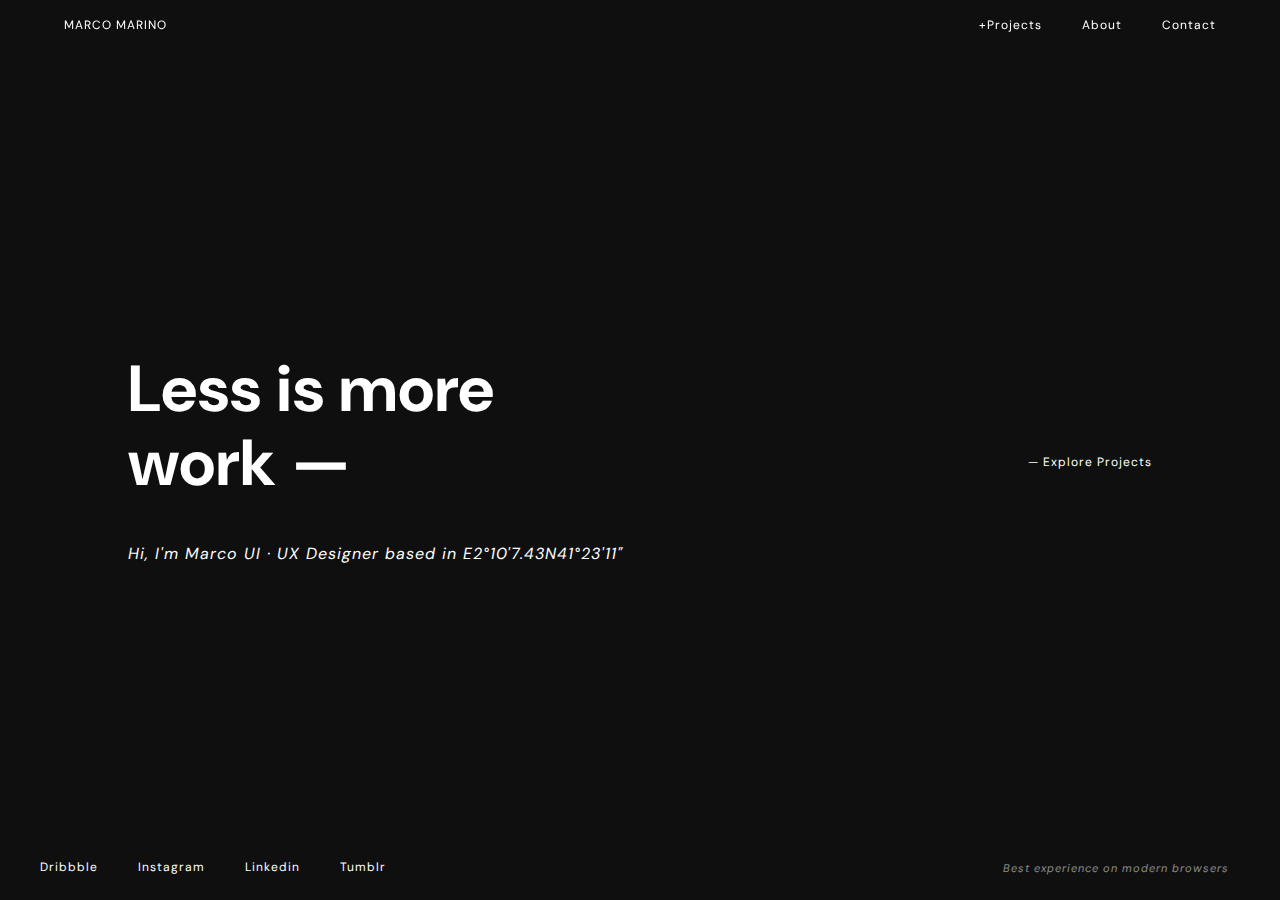
<file: index.html>
<!DOCTYPE html>
<html lang="en">
<head>
    <meta charset="UTF-8">
    <meta http-equiv="X-UA-Compatible" content="IE=edge">
    <meta name="viewport" content="width=device-width, initial-scale=1.0">
    <link rel="stylesheet" href="css/styles.min.css">
    <title></title>
</head>
<body>
    <div class="slideout"></div>
    <header class="header">
        <nav class="head-nav">
            <a href="index.html">Marco Marino</a>
            <a href="projects.html">+Projects</a>
            <a href="about.html">About</a>
            <a href="#" class="link-contact">Contact</a>
        </nav>
    </header>
    <main class="main">
        <section class="main-txt">
            <div class="mid-txt">
                <h1>
                    Less is more work —
                </h1>
                <p>Hi, I'm Marco UI · UX Designer based in E2°10'7.43N41°23'11"
                </p>
            </div>
            <div class="explore">
                <a href="#">
                    — Explore Projects
                </a>
            </div>
        </section>
        <section class="contact">
            <div class="form-title">
                <h2>
                    Hello! Let's work together.
                </h2>
                <div class="cross">
                    <span class="x-line"></span>
                    <span class="x-line"></span>
                </div>
            </div>
            <form action="" class="form">
                <div class="names">
                    <input type="text" name="first-name" id="" placeholder="First name">
                    <input type="text" name="last-name" id="" placeholder="Last Name">
                </div>
                <input type="email" name="email" id="" placeholder="Email address">
                <textarea name="proj-desc" id="" cols="20" rows="5" placeholder="Project description"></textarea>
                <div class="lower-form">
                    <input type="button" value="send request">
                    <a href="">Download resume</a>
                </div>
            </form>
        </section>
    </main>
    <footer class="footer">
        <nav class="foot-nav">
            <a href="#">Dribbble</a>
            <a href="#">Instagram</a>
            <a href="#">Linkedin</a>
            <a href="#">Tumblr</a>
        </nav>
        <small>Best experience on modern browsers</small>
    </footer>
    <script src="js/main.js"></script>
</body>
</html>
</file>
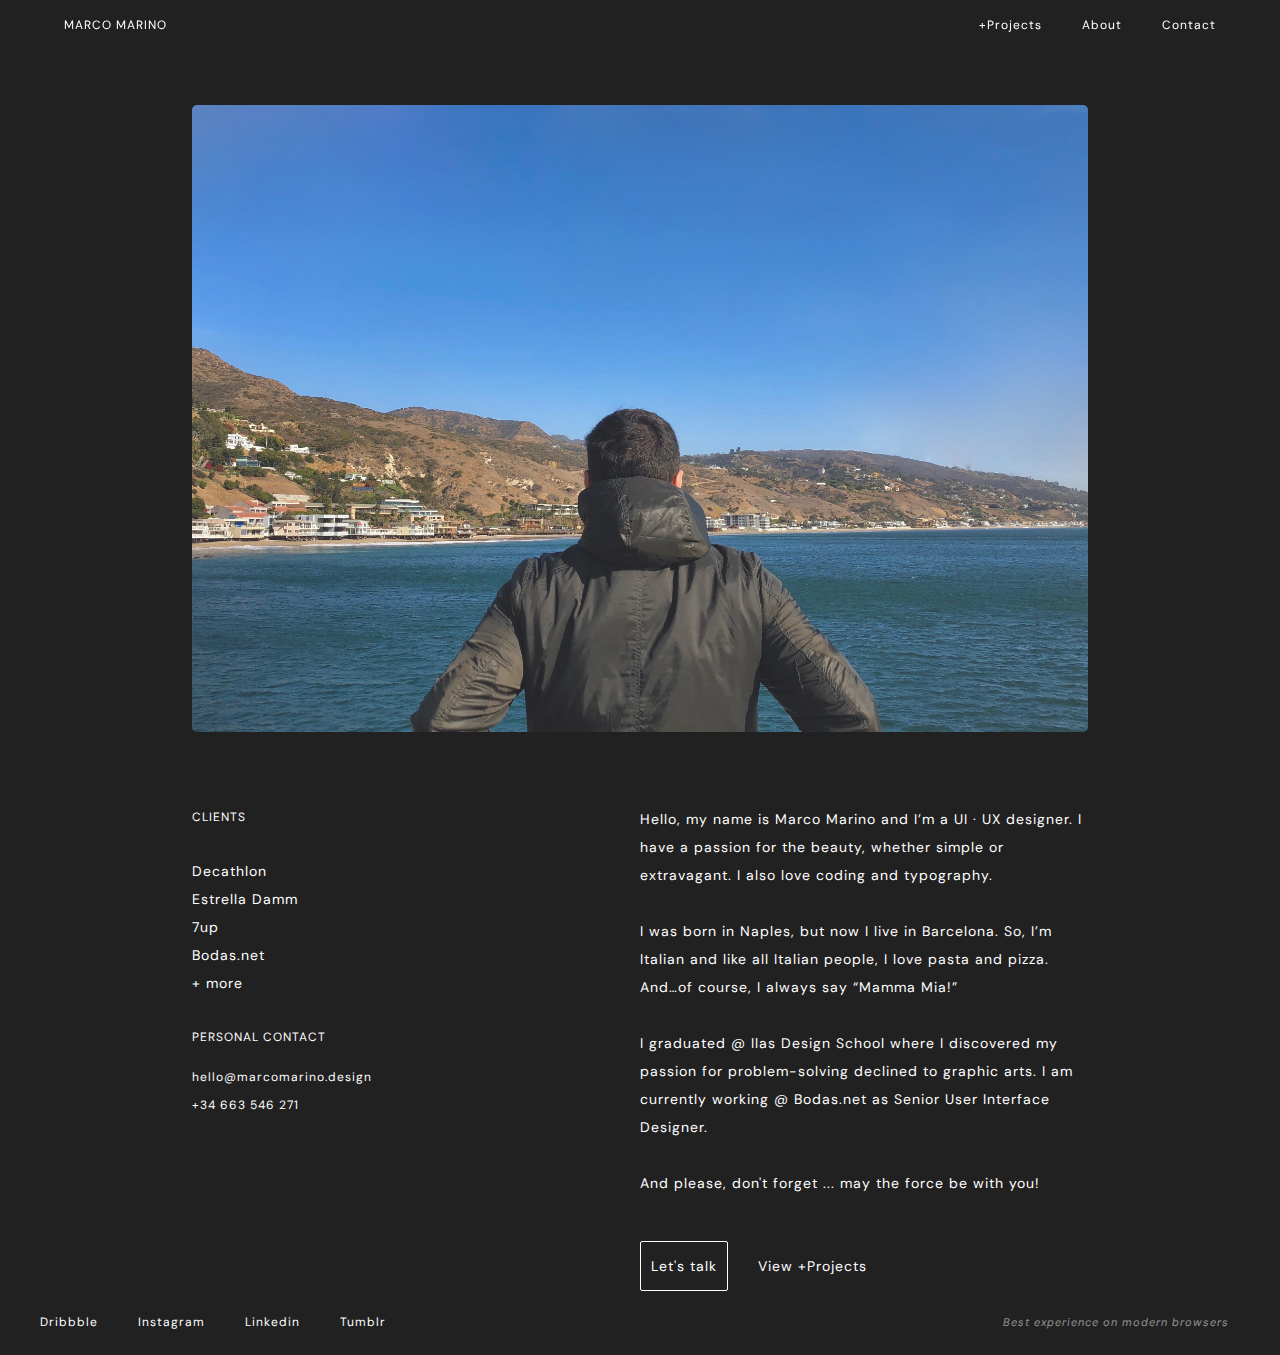
<file: about.html>
<!DOCTYPE html>
<html lang="en">
<head>
    <meta charset="UTF-8">
    <meta http-equiv="X-UA-Compatible" content="IE=edge">
    <meta name="viewport" content="width=device-width, initial-scale=1.0">
    <link rel="stylesheet" href="css/styles.min.css">
    <title></title>
</head>
<body class="about">
    <header class="header">
        <nav class="head-nav">
            <a href="index.html">Marco Marino</a>
            <a href="projects.html">+Projects</a>
            <a href="about.html">About</a>
            <a href="#" class="link-contact">Contact</a>
        </nav>
    </header>
    <main class="main">
        <div class="wrapper">
            <img src="img/about.jpg" alt="">
            <section class="main-txt">
                <div class="left-txt">
                    <h3>
                        clients
                    </h3>
                    <ul>
                        <li>Decathlon</li>
                        <li>Estrella Damm</li>
                        <li>7up</li>
                        <li>Bodas.net</li>
                        <li>+ more</li>
                    </ul>
                    <h3>
                        personal contact
                    </h3>
                    <a href="mailto:hello@marcomarino.design
                    ">
                    hello@marcomarino.design
                </a>
                    <a href="tel:+34 663 546 271">
                        +34 663 546 271
                    </a>
                </div>
                
                <div class="right-txt">
                    <p>
                        Hello, my name is Marco Marino and I’m a UI · UX designer. I have a passion for the beauty, whether simple or extravagant. I also love coding and typography.
                    </p>
                    <p>
                        I was born in Naples, but now I live in Barcelona. So, I’m Italian and like all Italian people, I love pasta and pizza. And…of course, I always say “Mamma Mia!”
                    </p>
                    <p>
                        I graduated @ Ilas Design School where I discovered my passion for problem-solving declined to graphic arts. I am currently working @ Bodas.net as Senior User Interface Designer.
                    </p>
                    <p>
                        And please, don't forget ... may the force be with you!
                        
                    </p>
                    <div>
                        <a href="#">Let's talk</a>
                        <a href="projects.html">View +Projects</a>
                    </div>
                </div>
                
            </section>
            <section class="contact">
                <div class="form-title">
                    <h2>
                        Hello! Let's work together.
                    </h2>
                    <div class="cross">
                        <span class="x-line"></span>
                        <span class="x-line"></span>
                    </div>
                </div>
                <form action="" class="form">
                    <div class="names">
                        <input type="text" name="first-name" id="" placeholder="First name">
                        <input type="text" name="last-name" id="" placeholder="Last Name">
                    </div>
                    <input type="email" name="email" id="" placeholder="Email address">
                    <textarea name="proj-desc" id="" cols="20" rows="5" placeholder="Project description"></textarea>
                    <div class="lower-form">
                        <input type="button" value="send request">
                        <a href="">Download resume</a>
                    </div>
                </form>
            </section>
        </div>
    </main>
    <footer class="footer">
        <nav class="foot-nav">
            <a href="#">Dribbble</a>
            <a href="#">Instagram</a>
            <a href="#">Linkedin</a>
            <a href="#">Tumblr</a>
        </nav>
        <small>Best experience on modern browsers</small>
    </footer>
    <script src="js/main.js"></script>
</body>
</html>
</file>
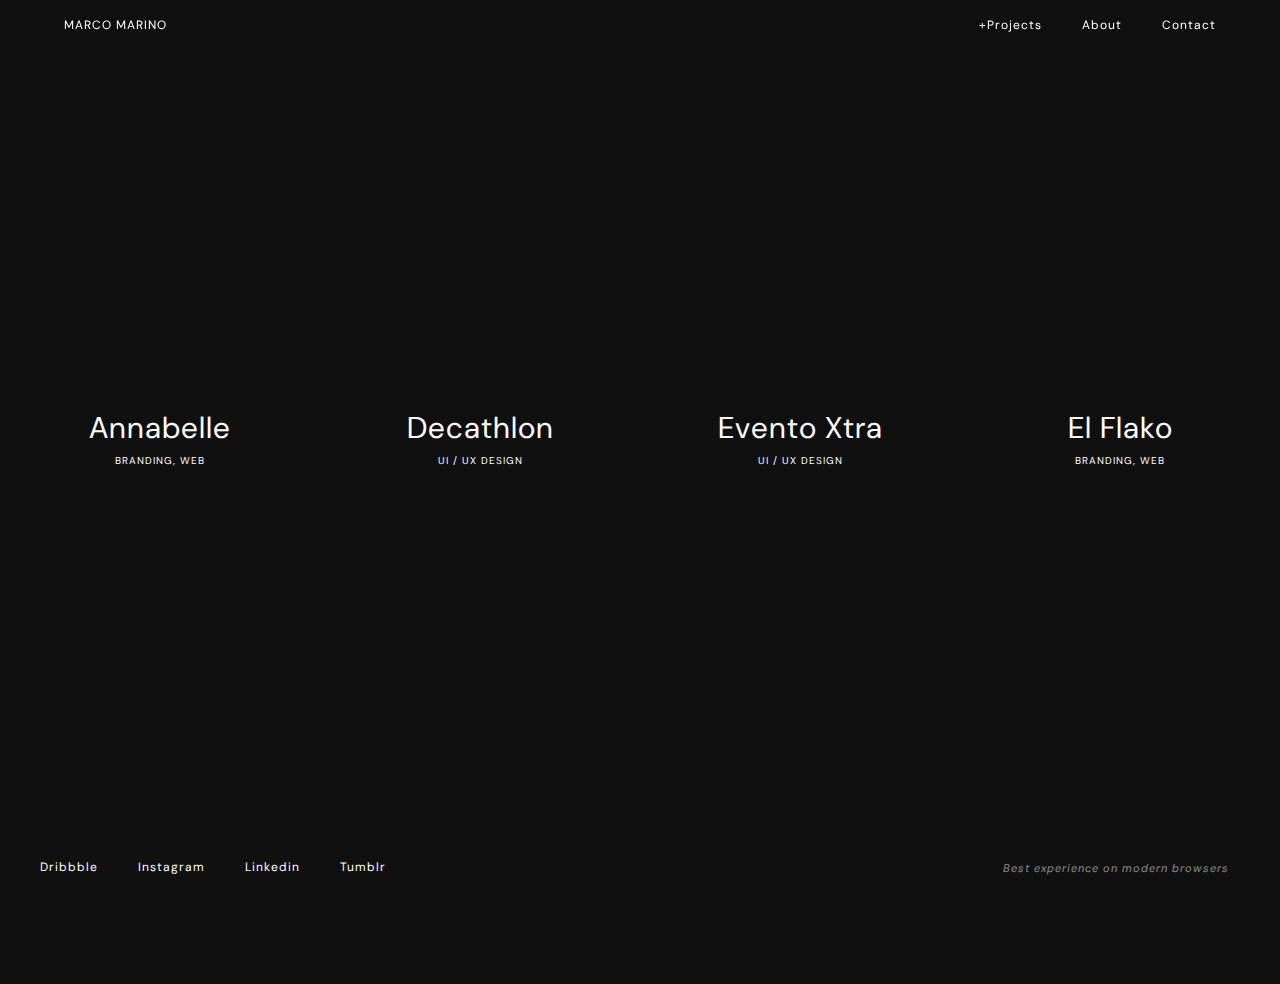
<file: projects.html>
<!DOCTYPE html>
<html lang="en">
<head>
    <meta charset="UTF-8">
    <meta http-equiv="X-UA-Compatible" content="IE=edge">
    <meta name="viewport" content="width=device-width, initial-scale=1.0">
    <link rel="stylesheet" href="css/styles.min.css">
    <title></title>
</head>
<body class="proj">
    <header class="header">
        <nav class="head-nav">
            <a href="index.html">Marco Marino</a>
            <a href="projects.html">+Projects</a>
            <a href="about.html">About</a>
            <a href="#" class="link-contact">Contact</a>
        </nav>
    </header>
    <main class="main">
        <section class="main-txt">
            <div class="projects">
                <a href="#" class="annabelle">
                    <h2>Annabelle</h3>
                    <p>Branding, web</p>
                </a>
            </div>
            <div class="projects">
                <a href="#" class="decathlon">
                    
                    <h2>Decathlon</h3>
                    <p>ui / ux Design</p>
                </a>
            </div>
            <div class="projects">
                <a href="#" class="evento">
                    <h2>Evento Xtra</h3>
                    <p>ui / ux Design</p>
                </a>
            </div>
            <div class="projects">
                <a href="#" class="flako">
                    <h2>El Flako</h3>
                    <p>Branding, web</p>
                </a>
            </div>
        </section>
        <section class="contact">
            <div class="form-title">
                <h2>
                    Hello! Let's work together.
                </h2>
                <div class="cross">
                    <span class="x-line"></span>
                    <span class="x-line"></span>
                </div>
            </div>
            <form action="" class="form">
                <div class="names">
                    <input type="text" name="first-name" id="" placeholder="First name">
                    <input type="text" name="last-name" id="" placeholder="Last Name">
                </div>
                <input type="email" name="email" id="" placeholder="Email address">
                <textarea name="proj-desc" id="" cols="20" rows="5" placeholder="Project description"></textarea>
                <div class="lower-form">
                    <input type="button" value="send request">
                    <a href="">Download resume</a>
                </div>
            </form>
        </section>
    </main>
    <footer class="footer">
        <nav class="foot-nav">
            <a href="#">Dribbble</a>
            <a href="#">Instagram</a>
            <a href="#">Linkedin</a>
            <a href="#">Tumblr</a>
        </nav>
        <small>Best experience on modern browsers</small>
    </footer>
    <script src="js/main.js"></script>
</body>
</html>
</file>
<file: css/styles.min.css>
/*! normalize.css v8.0.1 | MIT License | github.com/necolas/normalize.css */@import url("https://fonts.googleapis.com/css2?family=DM+Sans:ital,wght@0,400;0,500;0,700;1,400&display=swap");*,*::before,*::after{-webkit-box-sizing:border-box;box-sizing:border-box}html{line-height:1.15;-webkit-text-size-adjust:100%}body{margin:0}main{display:block}h1{font-size:2em;margin:0.67em 0}hr{-webkit-box-sizing:content-box;box-sizing:content-box;height:0;overflow:visible}pre{font-family:monospace, monospace;font-size:1em}a{background-color:transparent}abbr[title]{border-bottom:none;text-decoration:underline;-webkit-text-decoration:underline dotted;text-decoration:underline dotted}b,strong{font-weight:bolder}code,kbd,samp{font-family:monospace, monospace;font-size:1em}small{font-size:80%}sub,sup{font-size:75%;line-height:0;position:relative;vertical-align:baseline}sub{bottom:-0.25em}sup{top:-0.5em}img{border-style:none}button,input,optgroup,select,textarea{font-family:inherit;font-size:100%;line-height:1.15;margin:0}button,input{overflow:visible}button,select{text-transform:none}button,[type="button"],[type="reset"],[type="submit"]{-webkit-appearance:button}button::-moz-focus-inner,[type="button"]::-moz-focus-inner,[type="reset"]::-moz-focus-inner,[type="submit"]::-moz-focus-inner{border-style:none;padding:0}button:-moz-focusring,[type="button"]:-moz-focusring,[type="reset"]:-moz-focusring,[type="submit"]:-moz-focusring{outline:1px dotted ButtonText}fieldset{padding:0.35em 0.75em 0.625em}legend{-webkit-box-sizing:border-box;box-sizing:border-box;color:inherit;display:table;max-width:100%;padding:0;white-space:normal}progress{vertical-align:baseline}textarea{overflow:auto}[type="checkbox"],[type="radio"]{-webkit-box-sizing:border-box;box-sizing:border-box;padding:0}[type="number"]::-webkit-inner-spin-button,[type="number"]::-webkit-outer-spin-button{height:auto}[type="search"]{-webkit-appearance:textfield;outline-offset:-2px}[type="search"]::-webkit-search-decoration{-webkit-appearance:none}::-webkit-file-upload-button{-webkit-appearance:button;font:inherit}details{display:block}summary{display:list-item}template{display:none}[hidden]{display:none}html{font-family:'DM Sans', sans-serif;font-weight:400;letter-spacing:1px}html{background:#0F0F0F;color:#fff}a{font-size:12px;color:#fff;text-decoration:none}body{display:-webkit-box;display:-ms-flexbox;display:flex;-webkit-box-align:center;-ms-flex-align:center;align-items:center;-webkit-box-pack:center;-ms-flex-pack:center;justify-content:center;-webkit-box-orient:vertical;-webkit-box-direction:normal;-ms-flex-direction:column;flex-direction:column;-webkit-box-pack:justify;-ms-flex-pack:justify;justify-content:space-between;height:100vh;width:100vw}body .slideout{-webkit-animation:1s ease-in-out slide;animation:1s ease-in-out slide;background:#212121;height:100vh;width:100%;left:0;position:fixed;z-index:65465;-webkit-transform:translateX(100%);transform:translateX(100%)}@-webkit-keyframes slide{0%{-webkit-transform:translateX(0%);transform:translateX(0%)}100%{-webkit-transform:translateX(100%);transform:translateX(100%)}}@keyframes slide{0%{-webkit-transform:translateX(0%);transform:translateX(0%)}100%{-webkit-transform:translateX(100%);transform:translateX(100%)}}.main{width:100%;display:-webkit-box;display:-ms-flexbox;display:flex;-webkit-box-align:center;-ms-flex-align:center;align-items:center;-webkit-box-pack:center;-ms-flex-pack:center;justify-content:center}.main .contact{position:fixed;right:-100vw;top:0;z-index:20000;height:100vh;display:-webkit-box;display:-ms-flexbox;display:flex;-webkit-box-orient:vertical;-webkit-box-direction:normal;-ms-flex-direction:column;flex-direction:column;background-color:#141414;padding:0 35px;opacity:0;-webkit-transition:all 0.5s ease-in-out;transition:all 0.5s ease-in-out}@media screen and (max-width: 990px){.main .contact{width:100vw;max-width:100vw}}.main .contact .form-title{margin:50px 0 70px;display:-webkit-box;display:-ms-flexbox;display:flex;-webkit-box-align:center;-ms-flex-align:center;align-items:center}.main .contact .form-title h2{font-weight:400;font-size:32px;margin-right:auto}.main .contact .form-title div{width:20px;height:20px;display:-webkit-box;display:-ms-flexbox;display:flex;-webkit-box-pack:center;-ms-flex-pack:center;justify-content:center;-webkit-box-align:center;-ms-flex-align:center;align-items:center;-webkit-box-orient:vertical;-webkit-box-direction:normal;-ms-flex-direction:column;flex-direction:column;position:relative;cursor:pointer}.main .contact .form-title div .x-line{width:70%;height:1px;background:white;border-radius:8px;-webkit-transition:0.5s all cubic-bezier(0.68, -0.55, 0.265, 1.55);transition:0.5s all cubic-bezier(0.68, -0.55, 0.265, 1.55);position:absolute}.main .contact .form-title div .x-line:nth-child(1){-webkit-transform:rotate(45deg);transform:rotate(45deg);top:50%}.main .contact .form-title div .x-line:nth-child(2){-webkit-transform:rotate(-45deg);transform:rotate(-45deg);top:50%}.main .contact form{display:-webkit-box;display:-ms-flexbox;display:flex;-ms-flex-wrap:wrap;flex-wrap:wrap;-webkit-box-orient:vertical;-webkit-box-direction:normal;-ms-flex-direction:column;flex-direction:column}.main .contact form input,.main .contact form textarea{background-color:#212121;border:0;border-radius:2px;margin:10px;padding:5px;padding-left:10px;color:#757575}.main .contact form input{height:50px}.main .contact form textarea{height:200px}.main .contact form .names input{width:250px}.main .contact form .lower-form{margin-top:25px}.main .contact form .lower-form input{border:1px solid #fff;border-radius:2px;background:none;padding:10px;text-decoration:none;color:#fff;margin-right:30px}.main .active{right:0;-webkit-transition:all 0.5s ease-in-out;transition:all 0.5s ease-in-out;opacity:1}@-webkit-keyframes slideUp{0%{opacity:0;-webkit-transform:translateY(200px);transform:translateY(200px)}50%{opacity:0}100%{opacity:1;-webkit-transform:translateY(0);transform:translateY(0)}}@keyframes slideUp{0%{opacity:0;-webkit-transform:translateY(200px);transform:translateY(200px)}50%{opacity:0}100%{opacity:1;-webkit-transform:translateY(0);transform:translateY(0)}}.main-txt{display:-webkit-box;display:-ms-flexbox;display:flex;-webkit-box-align:center;-ms-flex-align:center;align-items:center;-webkit-box-pack:justify;-ms-flex-pack:justify;justify-content:space-between;width:80%;max-width:80%;-webkit-animation:1.3s ease-in-out slideUp;animation:1.3s ease-in-out slideUp}@media screen and (max-width: 990px){.main-txt{-webkit-box-orient:vertical;-webkit-box-direction:normal;-ms-flex-direction:column;flex-direction:column}}.main-txt h1{font-size:65px;max-width:80%}@media screen and (max-width: 990px){.main-txt h1{font-size:45px}}.main-txt h3{text-transform:uppercase;font-weight:400;font-size:12px}.main-txt p{font-style:italic}.main-txt .explore{margin-top:4vh}.header{display:-webkit-box;display:-ms-flexbox;display:flex;-webkit-box-align:center;-ms-flex-align:center;align-items:center;-webkit-box-pack:center;-ms-flex-pack:center;justify-content:center;padding:2% 4%;width:100%}.header div{margin-right:auto;text-transform:uppercase}@media screen and (max-width: 990px){.header{padding:0}}.footer{display:-webkit-box;display:-ms-flexbox;display:flex;-webkit-box-align:center;-ms-flex-align:center;align-items:center;-webkit-box-pack:center;-ms-flex-pack:center;justify-content:center;width:100%;max-width:100%}.footer small{margin-left:auto;padding:2% 4%;opacity:.5;font-weight:400;font-style:italic;font-size:11px}@media screen and (max-width: 990px){.footer{-webkit-box-orient:vertical;-webkit-box-direction:normal;-ms-flex-direction:column;flex-direction:column;-webkit-box-align:center;-ms-flex-align:center;align-items:center}.footer small{margin-left:0}}.head-nav,.foot-nav{display:-webkit-box;display:-ms-flexbox;display:flex;-webkit-box-align:center;-ms-flex-align:center;align-items:center;font-size:12px}.head-nav a,.foot-nav a{margin-left:40px}@-webkit-keyframes slideDown{0%{-webkit-transform:translateY(-80px);transform:translateY(-80px)}100%{-webkit-transform:translateY(0);transform:translateY(0)}}@keyframes slideDown{0%{-webkit-transform:translateY(-80px);transform:translateY(-80px)}100%{-webkit-transform:translateY(0);transform:translateY(0)}}.head-nav{position:fixed;width:90%;-webkit-animation:1.2s ease-in-out slideDown;animation:1.2s ease-in-out slideDown}@media screen and (max-width: 990px){.head-nav{left:0;right:unset;top:0;width:100%;background:#363636;-ms-flex-wrap:wrap;flex-wrap:wrap;text-align:center;z-index:5}.head-nav a{margin-left:0;padding:20px 0}.head-nav a+a{width:calc(100% / 3)}}.head-nav a:nth-of-type(1){margin-right:auto;text-transform:uppercase;margin-left:0}@media screen and (max-width: 990px){.head-nav a:nth-of-type(1){-ms-flex-preferred-size:100%;flex-basis:100%;text-align:center}}.head-nav a:hover{text-decoration:line-through}.head-nav a:nth-of-type(1):hover{text-decoration:none}.proj{overflow-y:hidden}@media screen and (max-width: 990px){.proj{overflow-y:initial}}.proj .main-txt{max-width:100%;width:100%}@media screen and (max-width: 990px){.proj .main-txt{-webkit-box-orient:vertical;-webkit-box-direction:normal;-ms-flex-direction:column;flex-direction:column;-ms-flex-pack:distribute;justify-content:space-around;padding-top:75px}}.proj .main-txt .projects{max-width:25%;width:25%;position:relative;display:-webkit-box;display:-ms-flexbox;display:flex;-webkit-box-pack:center;-ms-flex-pack:center;justify-content:center;-webkit-box-align:center;-ms-flex-align:center;align-items:center}@media screen and (max-width: 990px){.proj .main-txt .projects{height:80vh;max-width:100%;width:100%}.proj .main-txt .projects h2{font-size:60px}.proj .main-txt .projects p{font-size:12px}}.proj .main-txt .projects a{text-align:center}@media screen and (max-width: 990px){.proj .main-txt .projects a{display:-webkit-box;display:-ms-flexbox;display:flex;-webkit-box-orient:vertical;-webkit-box-direction:normal;-ms-flex-direction:column;flex-direction:column;-webkit-box-pack:center;-ms-flex-pack:center;justify-content:center;-webkit-box-align:center;-ms-flex-align:center;align-items:center;height:80vh;max-width:100%;width:100%}}.proj .main-txt .projects a::before{content:'';width:100%;height:120vh;position:absolute;left:50%;top:50%;-webkit-transform:translate(-50%, -50%);transform:translate(-50%, -50%);z-index:-1;opacity:0;-webkit-transition:all 0.3s ease-in-out;transition:all 0.3s ease-in-out;overflow:hidden}.proj .main-txt .projects .annabelle::before{background:url(../img/annabelle.jpg) center/cover no-repeat}.proj .main-txt .projects .decathlon::before{background:url(../img/decathlon.png) center/cover no-repeat}.proj .main-txt .projects .evento::before{background:url(../img/eventoxtra-header.jpg) center/cover no-repeat}.proj .main-txt .projects .flako::before{background:url(../img/flako.jpg) center/cover no-repeat}.proj .main-txt .projects a:hover::before{opacity:1}@media screen and (max-width: 990px){.proj .main-txt .projects a::before{height:100%;width:100%;opacity:1}}.proj .main-txt h2{font-size:30px;margin:0;font-weight:400}.proj .main-txt p{font-style:normal;text-transform:uppercase;font-size:10px}.about{background:#212121;height:100%;overflow:scroll;overflow-x:hidden}.about .wrapper{max-width:70%}@media screen and (max-width: 990px){.about .wrapper{padding-top:100px}}.about .wrapper .main-txt{max-width:100%;width:100%;-webkit-box-align:start;-ms-flex-align:start;align-items:flex-start}@media screen and (max-width: 990px){.about .wrapper .main-txt{-webkit-box-orient:vertical;-webkit-box-direction:reverse;-ms-flex-direction:column-reverse;flex-direction:column-reverse}}.about .wrapper .main-txt .left-txt,.about .wrapper .main-txt .right-txt{max-width:50%;font-size:14px;line-height:28px;display:-webkit-box;display:-ms-flexbox;display:flex;-webkit-box-orient:vertical;-webkit-box-direction:normal;-ms-flex-direction:column;flex-direction:column}@media screen and (max-width: 990px){.about .wrapper .main-txt .left-txt,.about .wrapper .main-txt .right-txt{max-width:100%;margin-bottom:40px}}.about .wrapper .main-txt .left-txt ul,.about .wrapper .main-txt .right-txt ul{list-style:none;padding-left:0}.about .wrapper .main-txt .left-txt p,.about .wrapper .main-txt .right-txt p{font-style:normal}.about .wrapper .main-txt .left-txt div,.about .wrapper .main-txt .right-txt div{display:-webkit-box;display:-ms-flexbox;display:flex;-webkit-box-align:center;-ms-flex-align:center;align-items:center;margin-top:30px}.about .wrapper .main-txt .left-txt div a,.about .wrapper .main-txt .right-txt div a{font-size:14px}.about .wrapper .main-txt .left-txt div a:nth-of-type(1),.about .wrapper .main-txt .right-txt div a:nth-of-type(1){border:1px solid #fff;border-radius:2px;background:none;padding:10px;text-decoration:none;color:#fff;margin-right:30px}.about .wrapper img{max-width:100%;border-radius:5px;margin:6vh 0}
/*# sourceMappingURL=styles.min.css.map */
</file>
